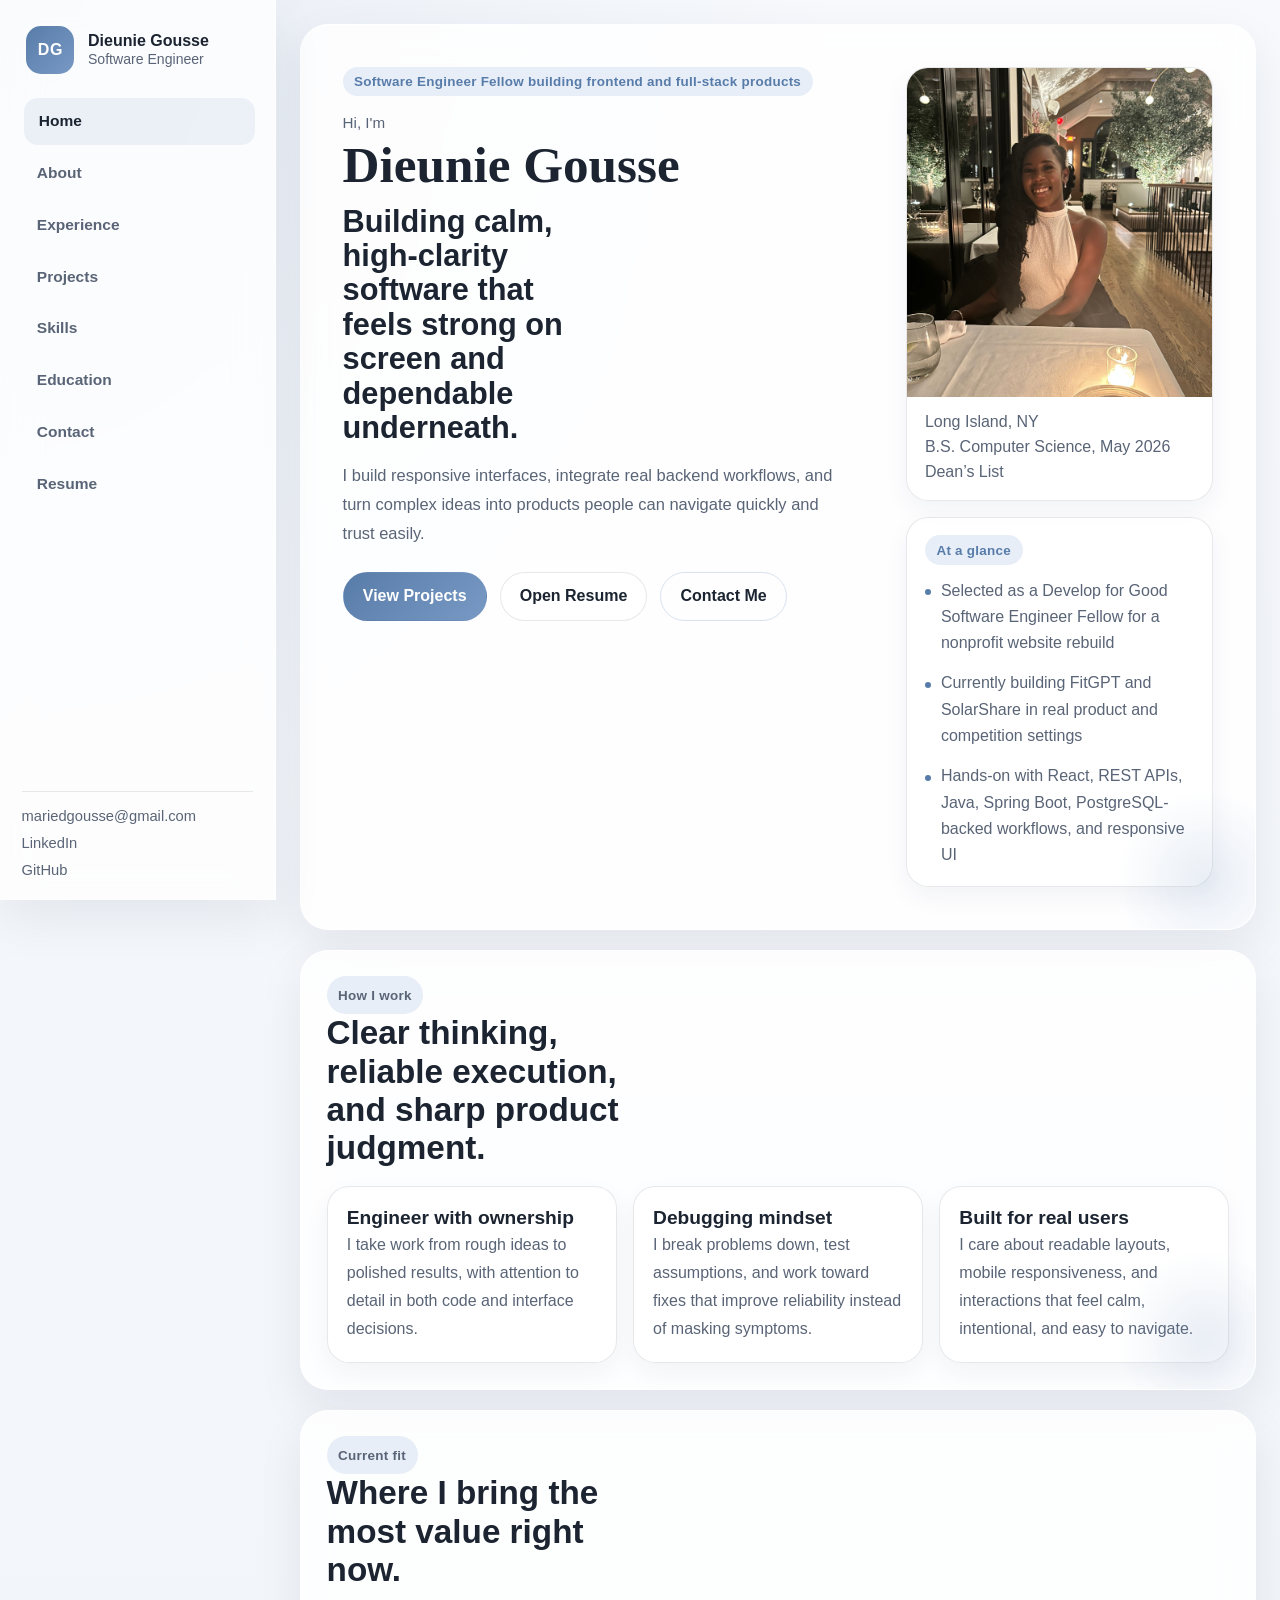
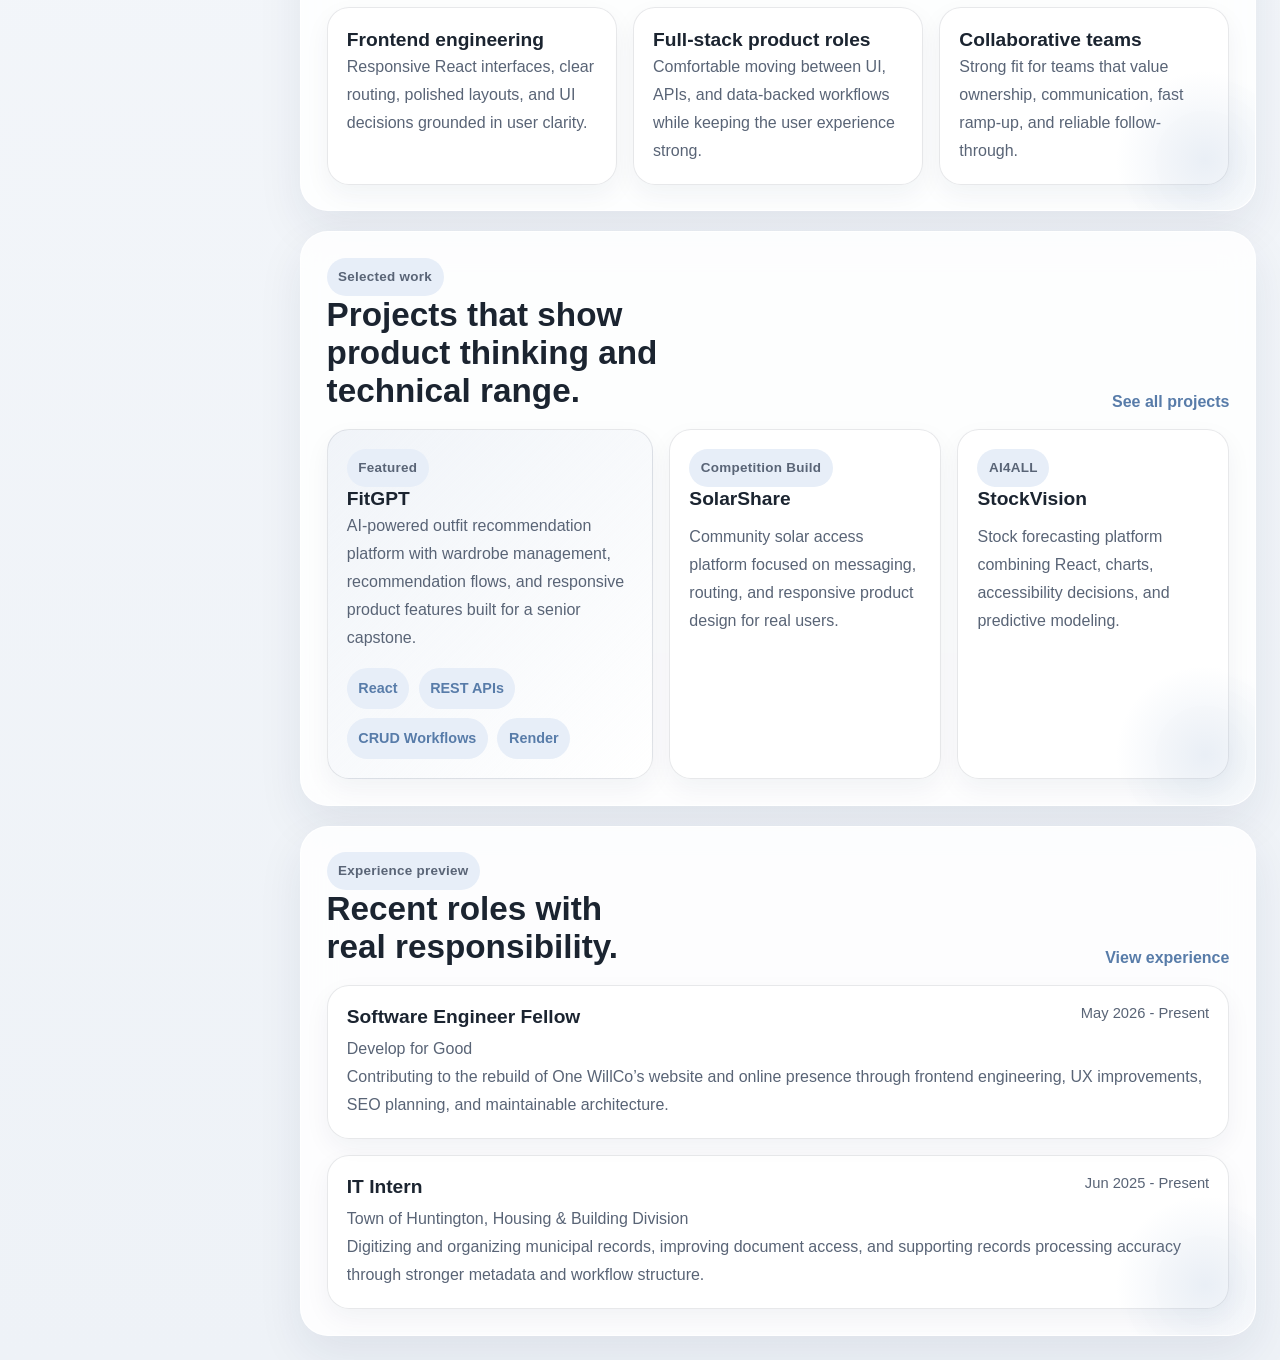
<file: index.html>
<!DOCTYPE html>
<html lang="en">
<head>
  <meta charset="UTF-8" />
  <meta name="viewport" content="width=device-width, initial-scale=1.0" />
  <title>Dieunie Gousse | Portfolio</title>
  <meta
    name="description"
    content="Portfolio of Dieunie Gousse, a software engineer building polished frontend and full-stack products."
  />
  <link rel="stylesheet" href="style.css" />
  <link rel="icon" href="assets/img/favicon.ico" type="image/x-icon" />
  <link rel="icon" href="assets/img/favicon-16x16.png" type="image/png" />
  <link rel="apple-touch-icon" href="assets/img/apple-touch-icon.png" />
</head>
<body data-page="home">
  <div class="intro-overlay" id="intro-overlay" aria-hidden="true">
    <div class="intro-overlay__card">
      <p class="intro-overlay__eyebrow">Dieunie Gousse</p>
      <h1>Software engineer focused on product clarity.</h1>
      <p>Frontend polish, full-stack momentum, and dependable execution across real team projects.</p>
    </div>
  </div>

  <div class="site-shell">
    <aside class="sidebar">
      <a class="sidebar__brand" href="index.html">
        <span class="sidebar__monogram">DG</span>
        <span>
          <strong>Dieunie Gousse</strong>
          <small>Software Engineer</small>
        </span>
      </a>

      <button class="nav-toggle" id="nav-toggle" type="button" aria-expanded="false" aria-controls="site-nav" aria-label="Toggle navigation">
        <span></span>
        <span></span>
        <span></span>
      </button>

      <nav class="site-nav" id="site-nav" aria-label="Primary">
        <a href="index.html" data-nav="home">Home</a>
        <a href="about.html" data-nav="about">About</a>
        <a href="experience.html" data-nav="experience">Experience</a>
        <a href="projects.html" data-nav="projects">Projects</a>
        <a href="skills.html" data-nav="skills">Skills</a>
        <a href="education.html" data-nav="education">Education</a>
        <a href="contact.html" data-nav="contact">Contact</a>
        <a href="resume.html" data-nav="resume">Resume</a>
      </nav>

      <div class="sidebar__footer">
        <a href="mailto:mariedgousse@gmail.com">mariedgousse@gmail.com</a>
        <a href="https://www.linkedin.com/in/dieunie-gousse-7a717422b" target="_blank" rel="noopener noreferrer">LinkedIn</a>
        <a href="https://github.com/DieunieG" target="_blank" rel="noopener noreferrer">GitHub</a>
      </div>
    </aside>

    <main class="page">
      <section class="hero">
        <div class="hero__copy reveal">
          <p class="eyebrow">Software Engineer Fellow building frontend and full-stack products</p>
          <p class="hero__intro">Hi, I&apos;m</p>
          <h1><span id="typed-name">Dieunie Gousse</span></h1>
          <h2>Building calm, high-clarity software that feels strong on screen and dependable underneath.</h2>
          <p class="hero__summary">
            I build responsive interfaces, integrate real backend workflows, and turn complex ideas into products people can navigate quickly and trust easily.
          </p>

          <div class="hero__actions">
            <a class="btn btn--primary" href="projects.html">View Projects</a>
            <a class="btn btn--secondary" href="resume.html">Open Resume</a>
            <a class="btn btn--ghost" href="contact.html">Contact Me</a>
          </div>
        </div>

        <div class="hero__aside reveal">
          <div class="portrait-card">
            <img src="assets/img/IMG_1524.jpg" alt="Portrait of Dieunie Gousse" class="portrait-card__image" />
            <div class="portrait-card__details">
              <p>Long Island, NY</p>
              <p>B.S. Computer Science, May 2026</p>
              <p>Dean&rsquo;s List</p>
            </div>
          </div>

          <div class="summary-card">
            <p class="section-label">At a glance</p>
            <ul class="summary-card__list">
              <li>Selected as a Develop for Good Software Engineer Fellow for a nonprofit website rebuild</li>
              <li>Currently building FitGPT and SolarShare in real product and competition settings</li>
              <li>Hands-on with React, REST APIs, Java, Spring Boot, PostgreSQL-backed workflows, and responsive UI</li>
            </ul>
          </div>
        </div>
      </section>

      <section class="panel reveal">
        <div class="section-heading">
          <div>
            <p class="section-label">How I work</p>
            <h2>Clear thinking, reliable execution, and sharp product judgment.</h2>
          </div>
        </div>
        <div class="grid grid--three">
          <article class="info-card">
            <h3>Engineer with ownership</h3>
            <p>I take work from rough ideas to polished results, with attention to detail in both code and interface decisions.</p>
          </article>
          <article class="info-card">
            <h3>Debugging mindset</h3>
            <p>I break problems down, test assumptions, and work toward fixes that improve reliability instead of masking symptoms.</p>
          </article>
          <article class="info-card">
            <h3>Built for real users</h3>
            <p>I care about readable layouts, mobile responsiveness, and interactions that feel calm, intentional, and easy to navigate.</p>
          </article>
        </div>
      </section>

      <section class="panel reveal">
        <div class="section-heading">
          <div>
            <p class="section-label">Current fit</p>
            <h2>Where I bring the most value right now.</h2>
          </div>
        </div>
        <div class="grid grid--three">
          <article class="fit-card">
            <h3>Frontend engineering</h3>
            <p>Responsive React interfaces, clear routing, polished layouts, and UI decisions grounded in user clarity.</p>
          </article>
          <article class="fit-card">
            <h3>Full-stack product roles</h3>
            <p>Comfortable moving between UI, APIs, and data-backed workflows while keeping the user experience strong.</p>
          </article>
          <article class="fit-card">
            <h3>Collaborative teams</h3>
            <p>Strong fit for teams that value ownership, communication, fast ramp-up, and reliable follow-through.</p>
          </article>
        </div>
      </section>

      <section class="panel reveal">
        <div class="section-heading">
          <div>
            <p class="section-label">Selected work</p>
            <h2>Projects that show product thinking and technical range.</h2>
          </div>
          <a class="text-link" href="projects.html">See all projects</a>
        </div>
        <div class="project-preview">
          <article class="project-preview__featured">
            <p class="project-tag">Featured</p>
            <h3>FitGPT</h3>
            <p>AI-powered outfit recommendation platform with wardrobe management, recommendation flows, and responsive product features built for a senior capstone.</p>
            <ul class="pill-list">
              <li>React</li>
              <li>REST APIs</li>
              <li>CRUD Workflows</li>
              <li>Render</li>
            </ul>
          </article>
          <article class="project-preview__card">
            <p class="project-tag">Competition Build</p>
            <h3>SolarShare</h3>
            <p>Community solar access platform focused on messaging, routing, and responsive product design for real users.</p>
          </article>
          <article class="project-preview__card">
            <p class="project-tag">AI4ALL</p>
            <h3>StockVision</h3>
            <p>Stock forecasting platform combining React, charts, accessibility decisions, and predictive modeling.</p>
          </article>
        </div>
      </section>

      <section class="panel reveal">
        <div class="section-heading">
          <div>
            <p class="section-label">Experience preview</p>
            <h2>Recent roles with real responsibility.</h2>
          </div>
          <a class="text-link" href="experience.html">View experience</a>
        </div>
        <div class="timeline">
          <article class="timeline__item">
            <div class="timeline__top">
              <div>
                <h3>Software Engineer Fellow</h3>
                <p>Develop for Good</p>
              </div>
              <span>May 2026 - Present</span>
            </div>
            <p>Contributing to the rebuild of One WillCo&rsquo;s website and online presence through frontend engineering, UX improvements, SEO planning, and maintainable architecture.</p>
          </article>
          <article class="timeline__item">
            <div class="timeline__top">
              <div>
                <h3>IT Intern</h3>
                <p>Town of Huntington, Housing &amp; Building Division</p>
              </div>
              <span>Jun 2025 - Present</span>
            </div>
            <p>Digitizing and organizing municipal records, improving document access, and supporting records processing accuracy through stronger metadata and workflow structure.</p>
          </article>
        </div>
      </section>
    </main>
  </div>

  <script src="script.js"></script>
</body>
</html>
</file>
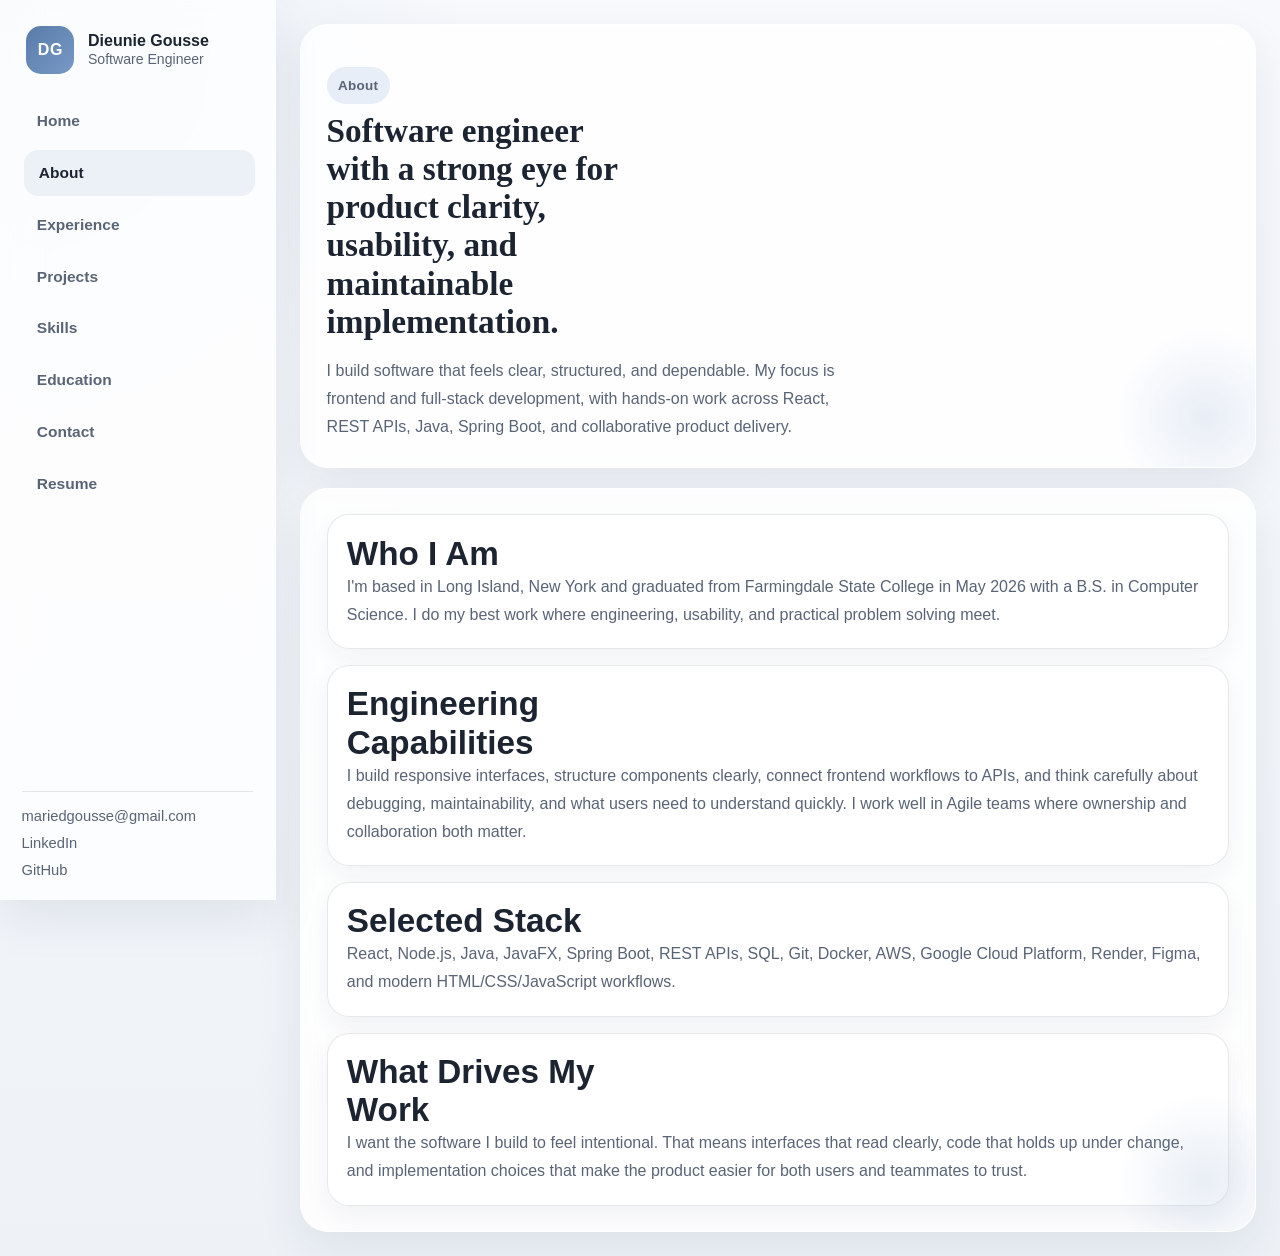
<file: about.html>
<!DOCTYPE html>
<html lang="en">
<head>
  <meta charset="UTF-8" />
  <meta name="viewport" content="width=device-width, initial-scale=1.0" />
  <title>About | Dieunie Gousse</title>
  <meta name="description" content="About Dieunie Gousse, a software engineer based in Long Island, NY." />
  <link rel="stylesheet" href="style.css" />
  <link rel="icon" href="assets/img/favicon.ico" type="image/x-icon" />
</head>
<body data-page="about">
  <div class="site-shell">
    <aside class="sidebar">
      <a class="sidebar__brand" href="index.html">
        <span class="sidebar__monogram">DG</span>
        <span>
          <strong>Dieunie Gousse</strong>
          <small>Software Engineer</small>
        </span>
      </a>
      <button class="nav-toggle" id="nav-toggle" type="button" aria-expanded="false" aria-controls="site-nav" aria-label="Toggle navigation">
        <span></span>
        <span></span>
        <span></span>
      </button>
      <nav class="site-nav" id="site-nav" aria-label="Primary">
        <a href="index.html" data-nav="home">Home</a>
        <a href="about.html" data-nav="about">About</a>
        <a href="experience.html" data-nav="experience">Experience</a>
        <a href="projects.html" data-nav="projects">Projects</a>
        <a href="skills.html" data-nav="skills">Skills</a>
        <a href="education.html" data-nav="education">Education</a>
        <a href="contact.html" data-nav="contact">Contact</a>
        <a href="resume.html" data-nav="resume">Resume</a>
      </nav>
      <div class="sidebar__footer">
        <a href="mailto:mariedgousse@gmail.com">mariedgousse@gmail.com</a>
        <a href="https://www.linkedin.com/in/dieunie-gousse-7a717422b" target="_blank" rel="noopener noreferrer">LinkedIn</a>
        <a href="https://github.com/DieunieG" target="_blank" rel="noopener noreferrer">GitHub</a>
      </div>
    </aside>

    <main class="page">
      <section class="page-hero reveal">
        <p class="section-label">About</p>
        <h1>Software engineer with a strong eye for product clarity, usability, and maintainable implementation.</h1>
        <p>
          I build software that feels clear, structured, and dependable. My focus is frontend and full-stack development, with hands-on work across React, REST APIs, Java, Spring Boot, and collaborative product delivery.
        </p>
      </section>

      <section class="panel reveal">
        <div class="content-stack">
          <article class="detail-block">
            <h2>Who I Am</h2>
            <p>
              I&apos;m based in Long Island, New York and graduated from Farmingdale State College in May 2026 with a B.S. in Computer Science. I do my best work where engineering, usability, and practical problem solving meet.
            </p>
          </article>
          <article class="detail-block">
            <h2>Engineering Capabilities</h2>
            <p>
              I build responsive interfaces, structure components clearly, connect frontend workflows to APIs, and think carefully about debugging, maintainability, and what users need to understand quickly. I work well in Agile teams where ownership and collaboration both matter.
            </p>
          </article>
          <article class="detail-block">
            <h2>Selected Stack</h2>
            <p>
              React, Node.js, Java, JavaFX, Spring Boot, REST APIs, SQL, Git, Docker, AWS, Google Cloud Platform, Render, Figma, and modern HTML/CSS/JavaScript workflows.
            </p>
          </article>
          <article class="detail-block">
            <h2>What Drives My Work</h2>
            <p>
              I want the software I build to feel intentional. That means interfaces that read clearly, code that holds up under change, and implementation choices that make the product easier for both users and teammates to trust.
            </p>
          </article>
        </div>
      </section>
    </main>
  </div>

  <script src="script.js"></script>
</body>
</html>
</file>
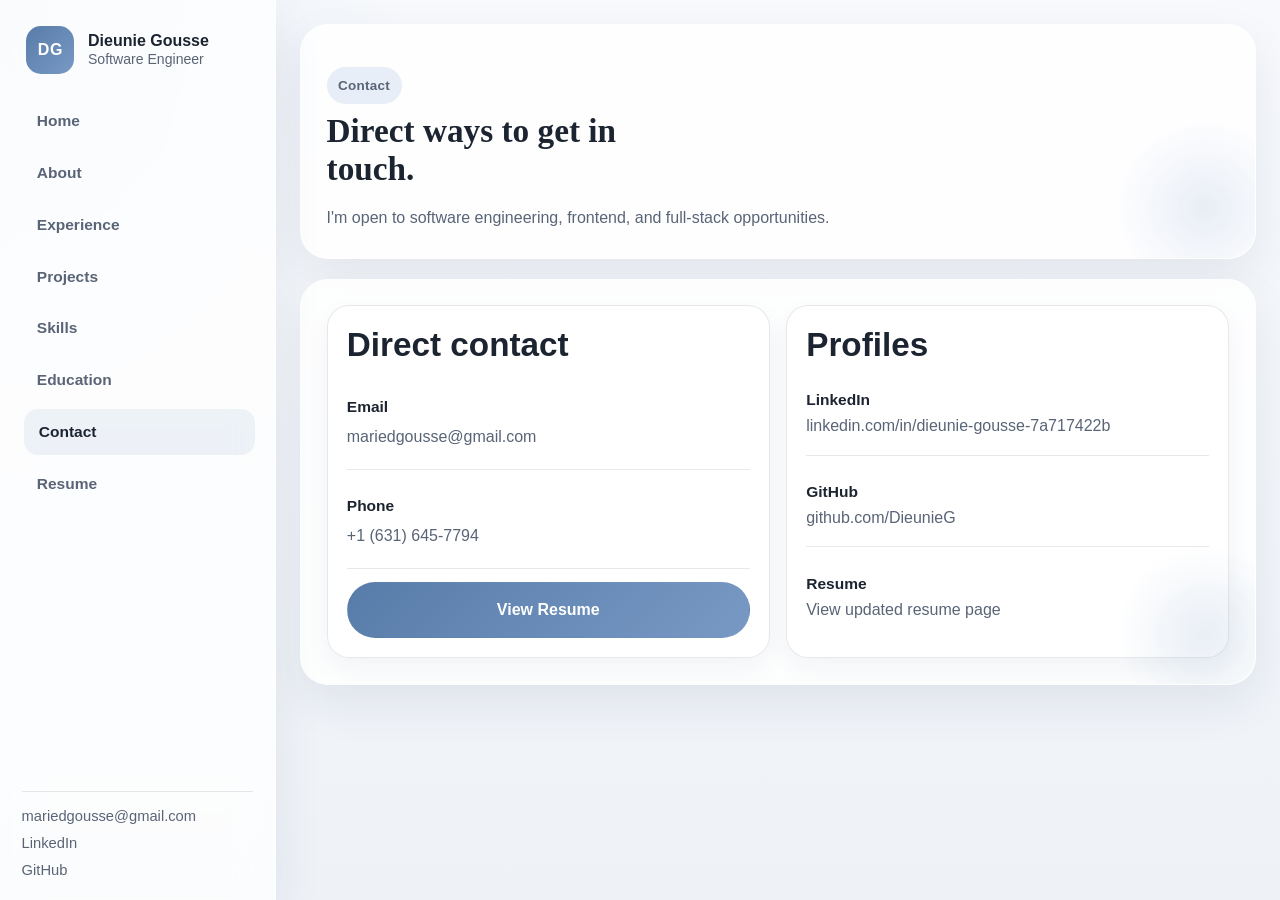
<file: contact.html>
<!DOCTYPE html>
<html lang="en">
<head>
  <meta charset="UTF-8" />
  <meta name="viewport" content="width=device-width, initial-scale=1.0" />
  <title>Contact | Dieunie Gousse</title>
  <meta name="description" content="Contact Dieunie Gousse for software engineering opportunities." />
  <link rel="stylesheet" href="style.css" />
  <link rel="icon" href="assets/img/favicon.ico" type="image/x-icon" />
</head>
<body data-page="contact">
  <div class="site-shell">
    <aside class="sidebar">
      <a class="sidebar__brand" href="index.html">
        <span class="sidebar__monogram">DG</span>
        <span>
          <strong>Dieunie Gousse</strong>
          <small>Software Engineer</small>
        </span>
      </a>
      <button class="nav-toggle" id="nav-toggle" type="button" aria-expanded="false" aria-controls="site-nav" aria-label="Toggle navigation">
        <span></span>
        <span></span>
        <span></span>
      </button>
      <nav class="site-nav" id="site-nav" aria-label="Primary">
        <a href="index.html" data-nav="home">Home</a>
        <a href="about.html" data-nav="about">About</a>
        <a href="experience.html" data-nav="experience">Experience</a>
        <a href="projects.html" data-nav="projects">Projects</a>
        <a href="skills.html" data-nav="skills">Skills</a>
        <a href="education.html" data-nav="education">Education</a>
        <a href="contact.html" data-nav="contact">Contact</a>
        <a href="resume.html" data-nav="resume">Resume</a>
      </nav>
      <div class="sidebar__footer">
        <a href="mailto:mariedgousse@gmail.com">mariedgousse@gmail.com</a>
        <a href="https://www.linkedin.com/in/dieunie-gousse-7a717422b" target="_blank" rel="noopener noreferrer">LinkedIn</a>
        <a href="https://github.com/DieunieG" target="_blank" rel="noopener noreferrer">GitHub</a>
      </div>
    </aside>

    <main class="page">
      <section class="page-hero reveal">
        <p class="section-label">Contact</p>
        <h1>Direct ways to get in touch.</h1>
        <p>I&apos;m open to software engineering, frontend, and full-stack opportunities.</p>
      </section>

      <section class="panel reveal">
        <div class="contact-layout">
          <article class="contact-column">
            <h2>Direct contact</h2>
            <a class="contact-item" href="mailto:mariedgousse@gmail.com">
              <strong>Email</strong>
              <span>mariedgousse@gmail.com</span>
            </a>
            <a class="contact-item" href="tel:+16316457794">
              <strong>Phone</strong>
              <span>+1 (631) 645-7794</span>
            </a>
            <a class="btn btn--primary" href="resume.html">View Resume</a>
          </article>

          <article class="contact-column">
            <h2>Profiles</h2>
            <a class="contact-item" href="https://www.linkedin.com/in/dieunie-gousse-7a717422b" target="_blank" rel="noopener noreferrer">
              <strong>LinkedIn</strong>
              <span>linkedin.com/in/dieunie-gousse-7a717422b</span>
            </a>
            <a class="contact-item" href="https://github.com/DieunieG" target="_blank" rel="noopener noreferrer">
              <strong>GitHub</strong>
              <span>github.com/DieunieG</span>
            </a>
            <a class="contact-item" href="resume.html">
              <strong>Resume</strong>
              <span>View updated resume page</span>
            </a>
          </article>
        </div>
      </section>
    </main>
  </div>

  <script src="script.js"></script>
</body>
</html>
</file>
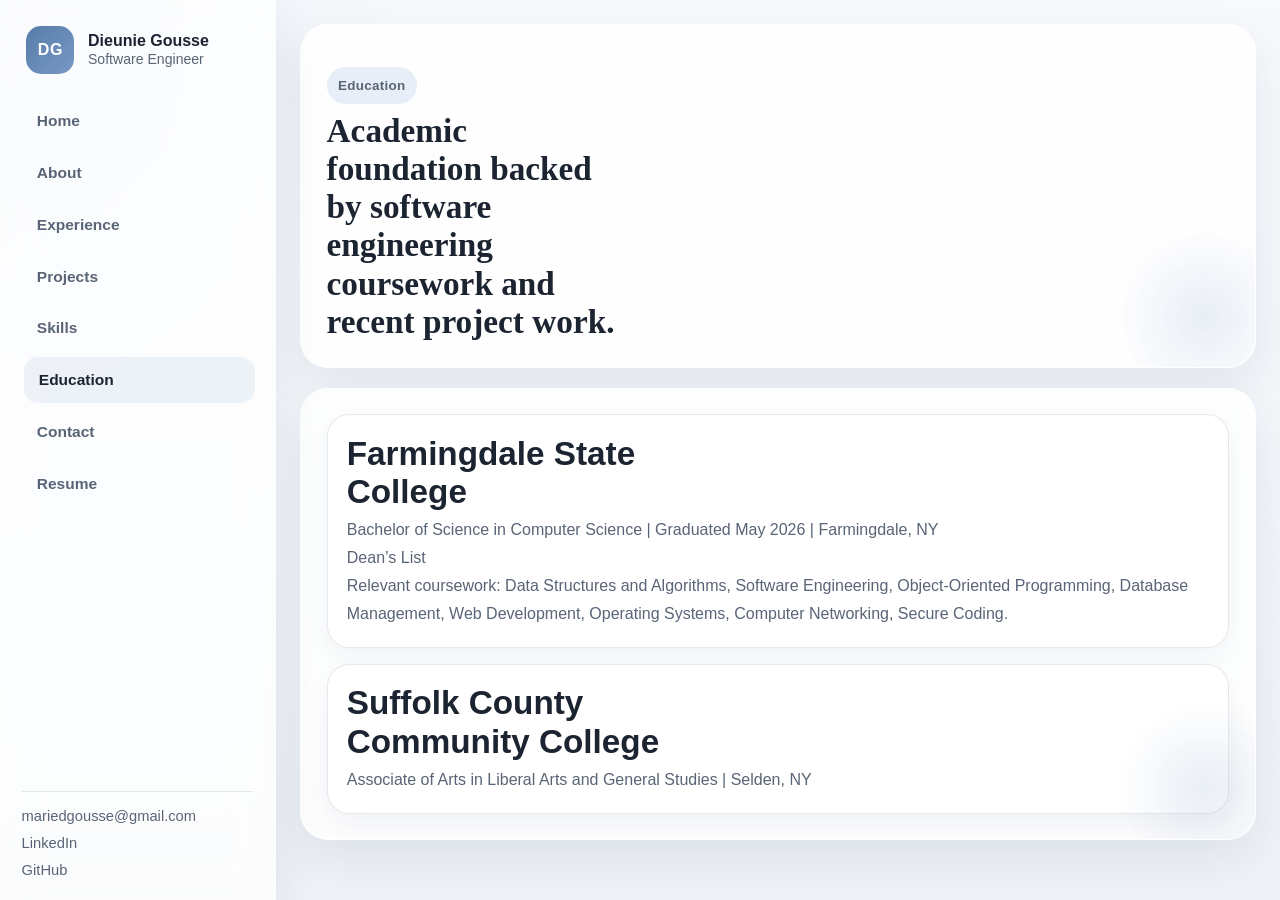
<file: education.html>
<!DOCTYPE html>
<html lang="en">
<head>
  <meta charset="UTF-8" />
  <meta name="viewport" content="width=device-width, initial-scale=1.0" />
  <title>Education | Dieunie Gousse</title>
  <meta name="description" content="Education and academic background of Dieunie Gousse." />
  <link rel="stylesheet" href="style.css" />
  <link rel="icon" href="assets/img/favicon.ico" type="image/x-icon" />
</head>
<body data-page="education">
  <div class="site-shell">
    <aside class="sidebar">
      <a class="sidebar__brand" href="index.html">
        <span class="sidebar__monogram">DG</span>
        <span>
          <strong>Dieunie Gousse</strong>
          <small>Software Engineer</small>
        </span>
      </a>
      <button class="nav-toggle" id="nav-toggle" type="button" aria-expanded="false" aria-controls="site-nav" aria-label="Toggle navigation">
        <span></span>
        <span></span>
        <span></span>
      </button>
      <nav class="site-nav" id="site-nav" aria-label="Primary">
        <a href="index.html" data-nav="home">Home</a>
        <a href="about.html" data-nav="about">About</a>
        <a href="experience.html" data-nav="experience">Experience</a>
        <a href="projects.html" data-nav="projects">Projects</a>
        <a href="skills.html" data-nav="skills">Skills</a>
        <a href="education.html" data-nav="education">Education</a>
        <a href="contact.html" data-nav="contact">Contact</a>
        <a href="resume.html" data-nav="resume">Resume</a>
      </nav>
      <div class="sidebar__footer">
        <a href="mailto:mariedgousse@gmail.com">mariedgousse@gmail.com</a>
        <a href="https://www.linkedin.com/in/dieunie-gousse-7a717422b" target="_blank" rel="noopener noreferrer">LinkedIn</a>
        <a href="https://github.com/DieunieG" target="_blank" rel="noopener noreferrer">GitHub</a>
      </div>
    </aside>

    <main class="page">
      <section class="page-hero reveal">
        <p class="section-label">Education</p>
        <h1>Academic foundation backed by software engineering coursework and recent project work.</h1>
      </section>

      <section class="panel reveal">
        <div class="education-list">
          <article class="education-card">
            <h2>Farmingdale State College</h2>
            <p class="education-card__meta">Bachelor of Science in Computer Science | Graduated May 2026 | Farmingdale, NY</p>
            <p>Dean&rsquo;s List</p>
            <p>Relevant coursework: Data Structures and Algorithms, Software Engineering, Object-Oriented Programming, Database Management, Web Development, Operating Systems, Computer Networking, Secure Coding.</p>
          </article>
          <article class="education-card">
            <h2>Suffolk County Community College</h2>
            <p class="education-card__meta">Associate of Arts in Liberal Arts and General Studies | Selden, NY</p>
          </article>
        </div>
      </section>
    </main>
  </div>

  <script src="script.js"></script>
</body>
</html>
</file>
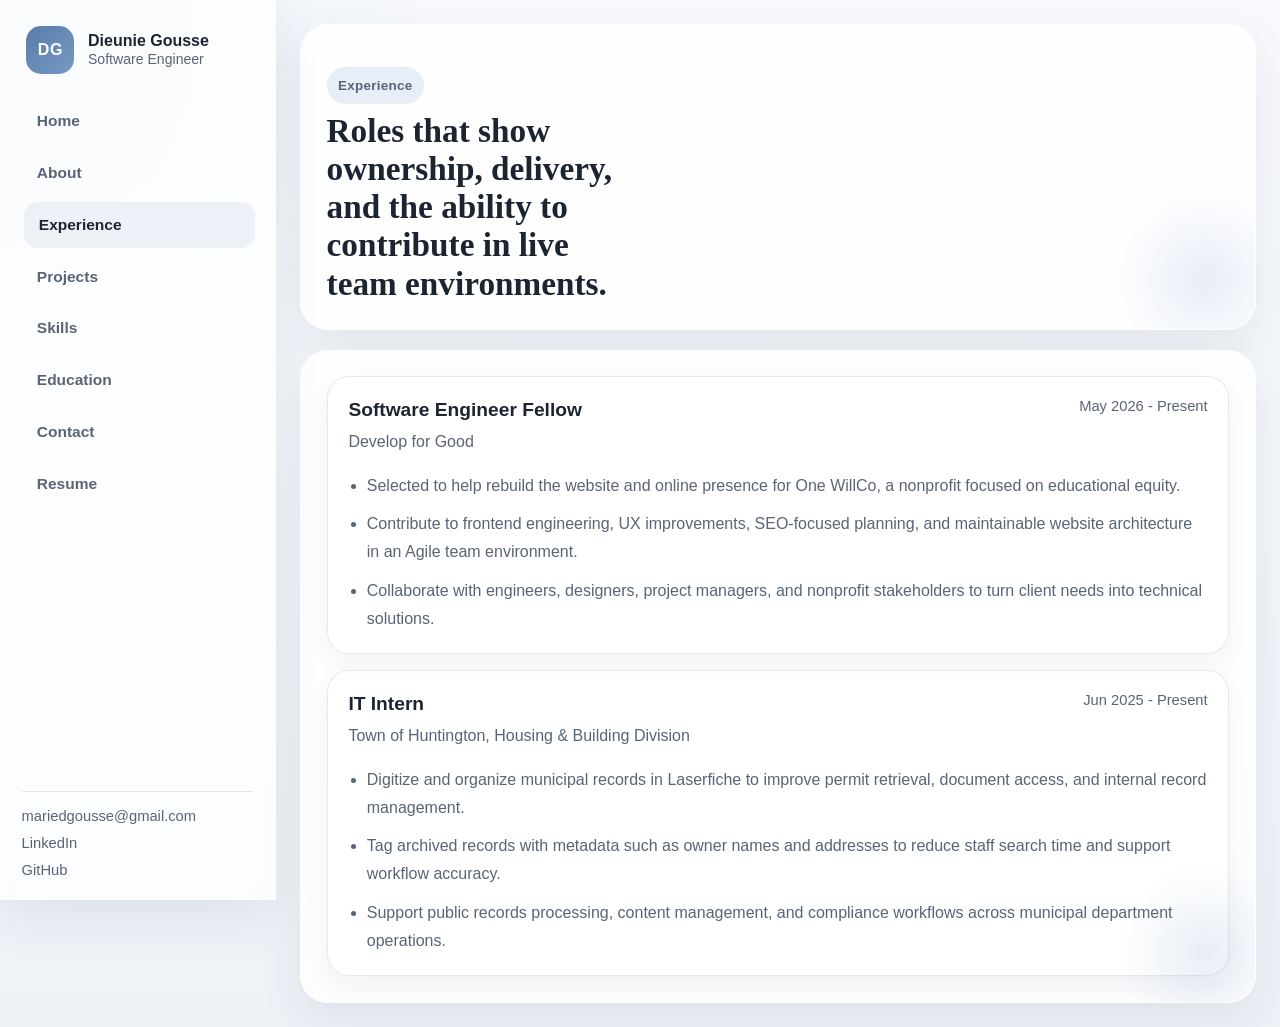
<file: experience.html>
<!DOCTYPE html>
<html lang="en">
<head>
  <meta charset="UTF-8" />
  <meta name="viewport" content="width=device-width, initial-scale=1.0" />
  <title>Experience | Dieunie Gousse</title>
  <meta name="description" content="Professional experience and leadership work by Dieunie Gousse." />
  <link rel="stylesheet" href="style.css" />
  <link rel="icon" href="assets/img/favicon.ico" type="image/x-icon" />
</head>
<body data-page="experience">
  <div class="site-shell">
    <aside class="sidebar">
      <a class="sidebar__brand" href="index.html">
        <span class="sidebar__monogram">DG</span>
        <span>
          <strong>Dieunie Gousse</strong>
          <small>Software Engineer</small>
        </span>
      </a>
      <button class="nav-toggle" id="nav-toggle" type="button" aria-expanded="false" aria-controls="site-nav" aria-label="Toggle navigation">
        <span></span>
        <span></span>
        <span></span>
      </button>
      <nav class="site-nav" id="site-nav" aria-label="Primary">
        <a href="index.html" data-nav="home">Home</a>
        <a href="about.html" data-nav="about">About</a>
        <a href="experience.html" data-nav="experience">Experience</a>
        <a href="projects.html" data-nav="projects">Projects</a>
        <a href="skills.html" data-nav="skills">Skills</a>
        <a href="education.html" data-nav="education">Education</a>
        <a href="contact.html" data-nav="contact">Contact</a>
        <a href="resume.html" data-nav="resume">Resume</a>
      </nav>
      <div class="sidebar__footer">
        <a href="mailto:mariedgousse@gmail.com">mariedgousse@gmail.com</a>
        <a href="https://www.linkedin.com/in/dieunie-gousse-7a717422b" target="_blank" rel="noopener noreferrer">LinkedIn</a>
        <a href="https://github.com/DieunieG" target="_blank" rel="noopener noreferrer">GitHub</a>
      </div>
    </aside>

    <main class="page">
      <section class="page-hero reveal">
        <p class="section-label">Experience</p>
        <h1>Roles that show ownership, delivery, and the ability to contribute in live team environments.</h1>
      </section>

      <section class="panel reveal">
        <div class="experience-list">
          <article class="experience-card">
            <div class="experience-card__header">
              <div>
                <h2>Software Engineer Fellow</h2>
                <p>Develop for Good</p>
              </div>
              <span>May 2026 - Present</span>
            </div>
            <ul>
              <li>Selected to help rebuild the website and online presence for One WillCo, a nonprofit focused on educational equity.</li>
              <li>Contribute to frontend engineering, UX improvements, SEO-focused planning, and maintainable website architecture in an Agile team environment.</li>
              <li>Collaborate with engineers, designers, project managers, and nonprofit stakeholders to turn client needs into technical solutions.</li>
            </ul>
          </article>

          <article class="experience-card">
            <div class="experience-card__header">
              <div>
                <h2>IT Intern</h2>
                <p>Town of Huntington, Housing &amp; Building Division</p>
              </div>
              <span>Jun 2025 - Present</span>
            </div>
            <ul>
              <li>Digitize and organize municipal records in Laserfiche to improve permit retrieval, document access, and internal record management.</li>
              <li>Tag archived records with metadata such as owner names and addresses to reduce staff search time and support workflow accuracy.</li>
              <li>Support public records processing, content management, and compliance workflows across municipal department operations.</li>
            </ul>
          </article>
        </div>
      </section>
    </main>
  </div>

  <script src="script.js"></script>
</body>
</html>
</file>
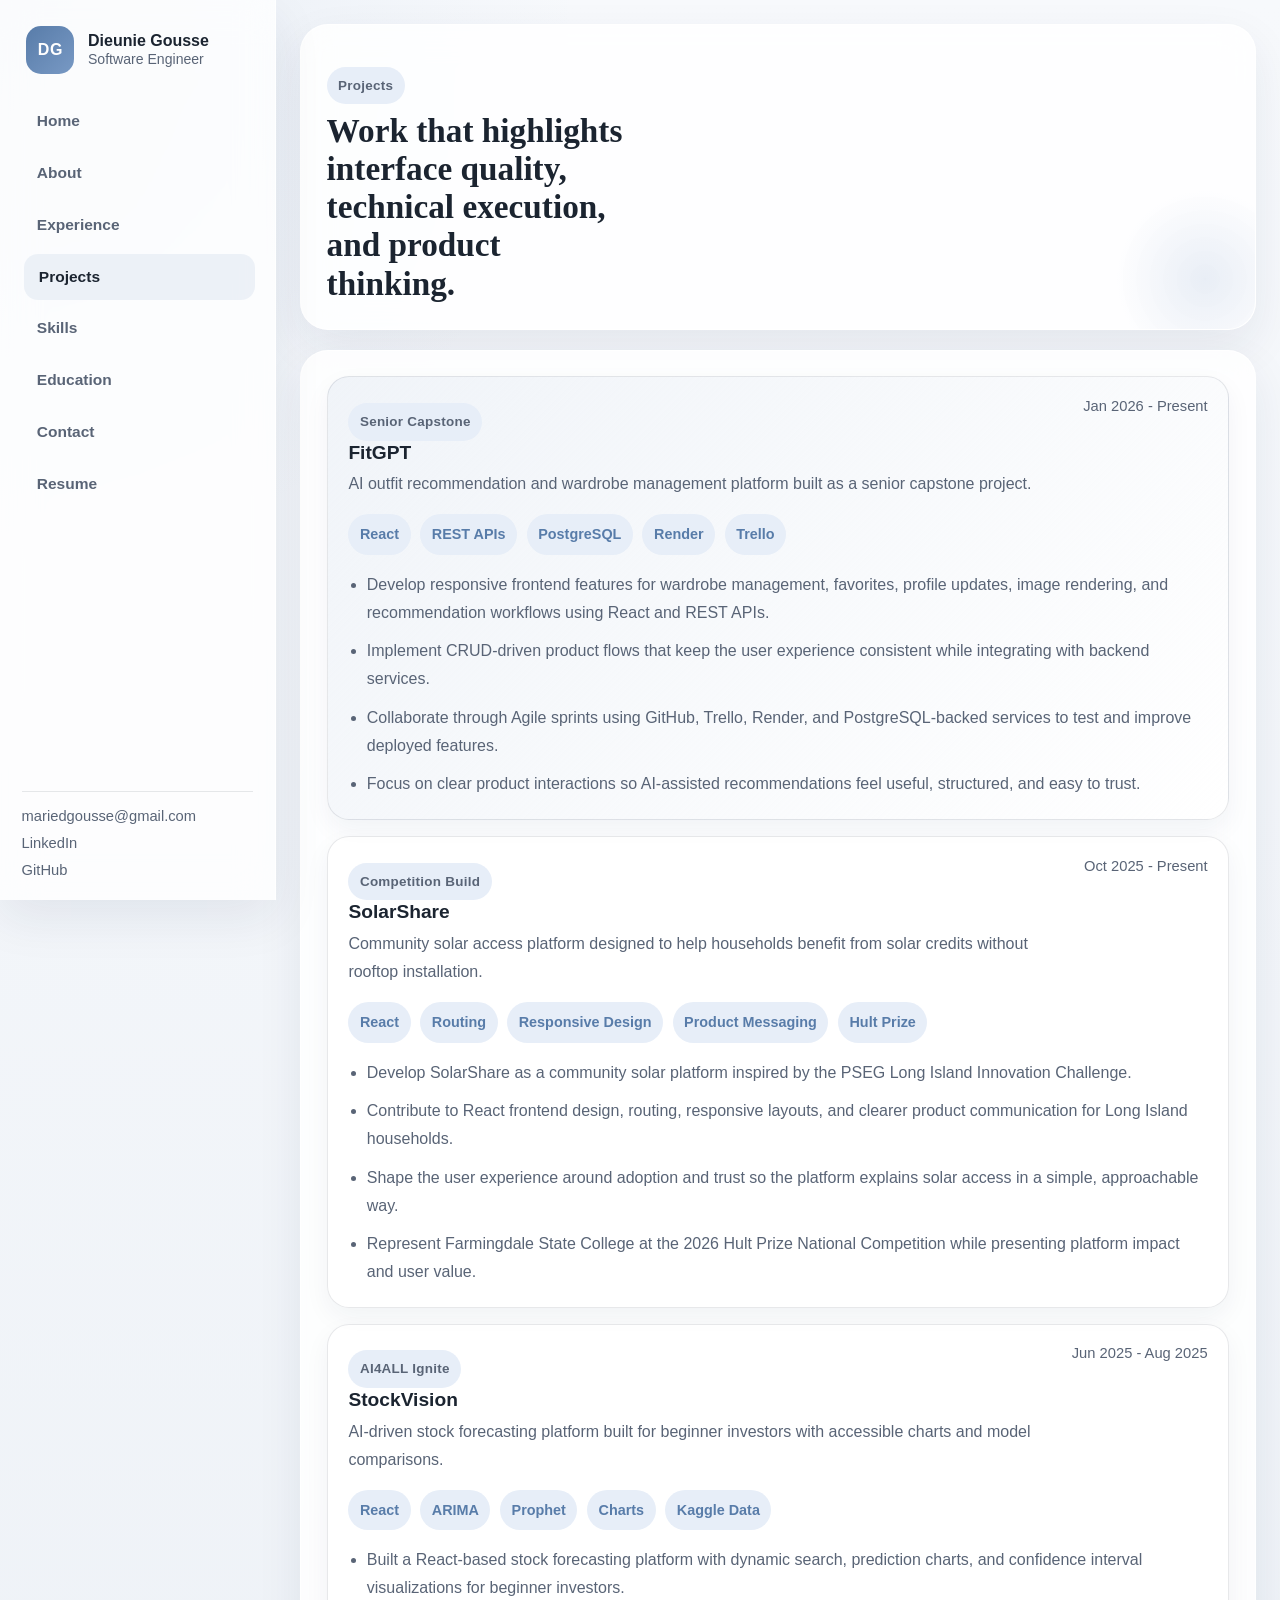
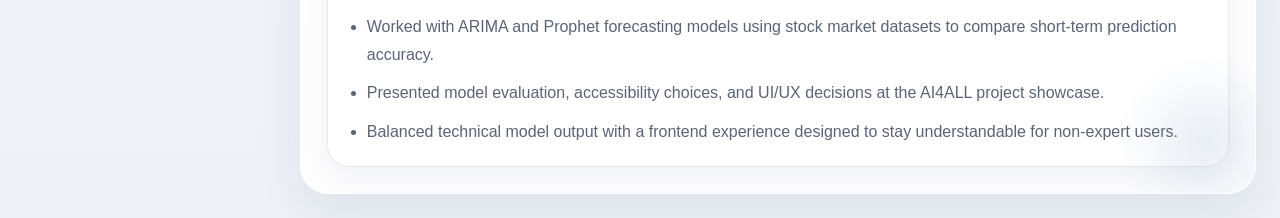
<file: projects.html>
<!DOCTYPE html>
<html lang="en">
<head>
  <meta charset="UTF-8" />
  <meta name="viewport" content="width=device-width, initial-scale=1.0" />
  <title>Projects | Dieunie Gousse</title>
  <meta name="description" content="Selected software projects by Dieunie Gousse." />
  <link rel="stylesheet" href="style.css" />
  <link rel="icon" href="assets/img/favicon.ico" type="image/x-icon" />
</head>
<body data-page="projects">
  <div class="site-shell">
    <aside class="sidebar">
      <a class="sidebar__brand" href="index.html">
        <span class="sidebar__monogram">DG</span>
        <span>
          <strong>Dieunie Gousse</strong>
          <small>Software Engineer</small>
        </span>
      </a>
      <button class="nav-toggle" id="nav-toggle" type="button" aria-expanded="false" aria-controls="site-nav" aria-label="Toggle navigation">
        <span></span>
        <span></span>
        <span></span>
      </button>
      <nav class="site-nav" id="site-nav" aria-label="Primary">
        <a href="index.html" data-nav="home">Home</a>
        <a href="about.html" data-nav="about">About</a>
        <a href="experience.html" data-nav="experience">Experience</a>
        <a href="projects.html" data-nav="projects">Projects</a>
        <a href="skills.html" data-nav="skills">Skills</a>
        <a href="education.html" data-nav="education">Education</a>
        <a href="contact.html" data-nav="contact">Contact</a>
        <a href="resume.html" data-nav="resume">Resume</a>
      </nav>
      <div class="sidebar__footer">
        <a href="mailto:mariedgousse@gmail.com">mariedgousse@gmail.com</a>
        <a href="https://www.linkedin.com/in/dieunie-gousse-7a717422b" target="_blank" rel="noopener noreferrer">LinkedIn</a>
        <a href="https://github.com/DieunieG" target="_blank" rel="noopener noreferrer">GitHub</a>
      </div>
    </aside>

    <main class="page">
      <section class="page-hero reveal">
        <p class="section-label">Projects</p>
        <h1>Work that highlights interface quality, technical execution, and product thinking.</h1>
      </section>

      <section class="panel reveal">
        <div class="projects-list">
          <article class="project-detail project-detail--featured">
            <div class="project-detail__top">
              <div>
                <p class="project-tag">Senior Capstone</p>
                <h2>FitGPT</h2>
                <p>AI outfit recommendation and wardrobe management platform built as a senior capstone project.</p>
              </div>
              <span>Jan 2026 - Present</span>
            </div>
            <ul class="pill-list">
              <li>React</li>
              <li>REST APIs</li>
              <li>PostgreSQL</li>
              <li>Render</li>
              <li>Trello</li>
            </ul>
            <ul class="project-bullets">
              <li>Develop responsive frontend features for wardrobe management, favorites, profile updates, image rendering, and recommendation workflows using React and REST APIs.</li>
              <li>Implement CRUD-driven product flows that keep the user experience consistent while integrating with backend services.</li>
              <li>Collaborate through Agile sprints using GitHub, Trello, Render, and PostgreSQL-backed services to test and improve deployed features.</li>
              <li>Focus on clear product interactions so AI-assisted recommendations feel useful, structured, and easy to trust.</li>
            </ul>
          </article>

          <article class="project-detail">
            <div class="project-detail__top">
              <div>
                <p class="project-tag">Competition Build</p>
                <h2>SolarShare</h2>
                <p>Community solar access platform designed to help households benefit from solar credits without rooftop installation.</p>
              </div>
              <span>Oct 2025 - Present</span>
            </div>
            <ul class="pill-list">
              <li>React</li>
              <li>Routing</li>
              <li>Responsive Design</li>
              <li>Product Messaging</li>
              <li>Hult Prize</li>
            </ul>
            <ul class="project-bullets">
              <li>Develop SolarShare as a community solar platform inspired by the PSEG Long Island Innovation Challenge.</li>
              <li>Contribute to React frontend design, routing, responsive layouts, and clearer product communication for Long Island households.</li>
              <li>Shape the user experience around adoption and trust so the platform explains solar access in a simple, approachable way.</li>
              <li>Represent Farmingdale State College at the 2026 Hult Prize National Competition while presenting platform impact and user value.</li>
            </ul>
          </article>

          <article class="project-detail">
            <div class="project-detail__top">
              <div>
                <p class="project-tag">AI4ALL Ignite</p>
                <h2>StockVision</h2>
                <p>AI-driven stock forecasting platform built for beginner investors with accessible charts and model comparisons.</p>
              </div>
              <span>Jun 2025 - Aug 2025</span>
            </div>
            <ul class="pill-list">
              <li>React</li>
              <li>ARIMA</li>
              <li>Prophet</li>
              <li>Charts</li>
              <li>Kaggle Data</li>
            </ul>
            <ul class="project-bullets">
              <li>Built a React-based stock forecasting platform with dynamic search, prediction charts, and confidence interval visualizations for beginner investors.</li>
              <li>Worked with ARIMA and Prophet forecasting models using stock market datasets to compare short-term prediction accuracy.</li>
              <li>Presented model evaluation, accessibility choices, and UI/UX decisions at the AI4ALL project showcase.</li>
              <li>Balanced technical model output with a frontend experience designed to stay understandable for non-expert users.</li>
            </ul>
          </article>
        </div>
      </section>
    </main>
  </div>

  <script src="script.js"></script>
</body>
</html>
</file>
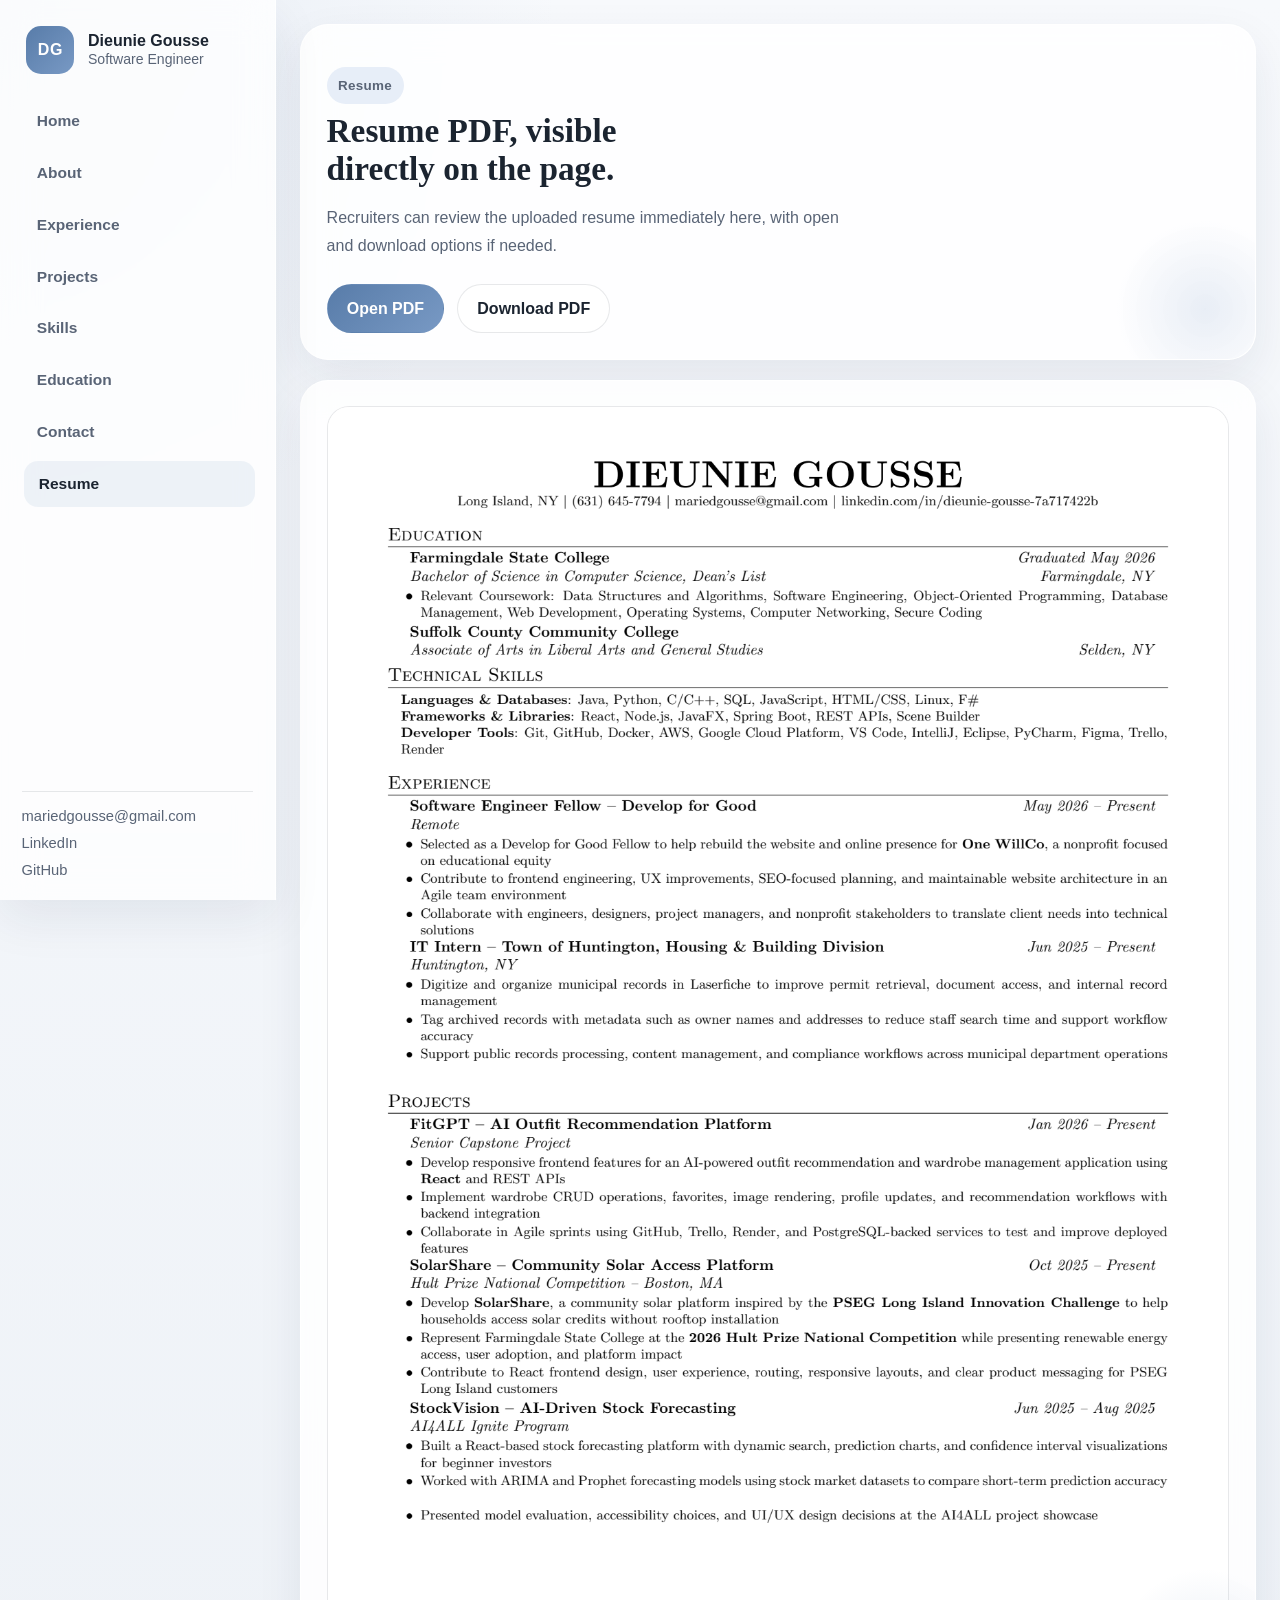
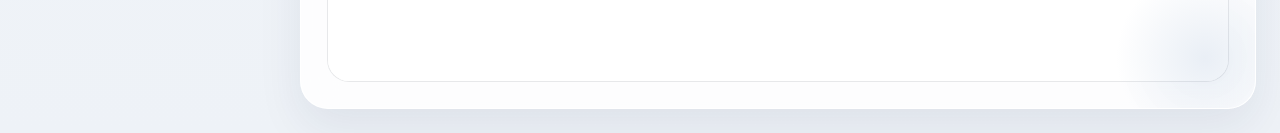
<file: resume.html>
<!DOCTYPE html>
<html lang="en">
<head>
  <meta charset="UTF-8" />
  <meta name="viewport" content="width=device-width, initial-scale=1.0" />
  <title>Resume | Dieunie Gousse</title>
  <meta name="description" content="Resume of Dieunie Gousse." />
  <link rel="stylesheet" href="style.css" />
  <link rel="icon" href="assets/img/favicon.ico" type="image/x-icon" />
</head>
<body data-page="resume">
  <div class="site-shell">
    <aside class="sidebar">
      <a class="sidebar__brand" href="index.html">
        <span class="sidebar__monogram">DG</span>
        <span>
          <strong>Dieunie Gousse</strong>
          <small>Software Engineer</small>
        </span>
      </a>
      <button class="nav-toggle" id="nav-toggle" type="button" aria-expanded="false" aria-controls="site-nav" aria-label="Toggle navigation">
        <span></span>
        <span></span>
        <span></span>
      </button>
      <nav class="site-nav" id="site-nav" aria-label="Primary">
        <a href="index.html" data-nav="home">Home</a>
        <a href="about.html" data-nav="about">About</a>
        <a href="experience.html" data-nav="experience">Experience</a>
        <a href="projects.html" data-nav="projects">Projects</a>
        <a href="skills.html" data-nav="skills">Skills</a>
        <a href="education.html" data-nav="education">Education</a>
        <a href="contact.html" data-nav="contact">Contact</a>
        <a href="resume.html" data-nav="resume">Resume</a>
      </nav>
      <div class="sidebar__footer">
        <a href="mailto:mariedgousse@gmail.com">mariedgousse@gmail.com</a>
        <a href="https://www.linkedin.com/in/dieunie-gousse-7a717422b" target="_blank" rel="noopener noreferrer">LinkedIn</a>
        <a href="https://github.com/DieunieG" target="_blank" rel="noopener noreferrer">GitHub</a>
      </div>
    </aside>

    <main class="page">
      <section class="page-hero reveal">
        <p class="section-label">Resume</p>
        <h1>Resume PDF, visible directly on the page.</h1>
        <p>Recruiters can review the uploaded resume immediately here, with open and download options if needed.</p>
        <div class="hero__actions">
          <a class="btn btn--primary" href="assets/resume/Dieunie_Gousse_Resume.pdf" target="_blank" rel="noopener noreferrer">Open PDF</a>
          <a class="btn btn--secondary" href="assets/resume/Dieunie_Gousse_Resume.pdf" data-download-resume>Download PDF</a>
        </div>
      </section>

      <section class="panel reveal">
        <div class="resume-embed">
          <img
            src="assets/resume/rendered/resume-page-1.png"
            alt="Rendered preview of Dieunie Gousse resume"
            class="resume-embed__image"
          />
        </div>
      </section>
    </main>
  </div>

  <script src="script.js"></script>
</body>
</html>
</file>
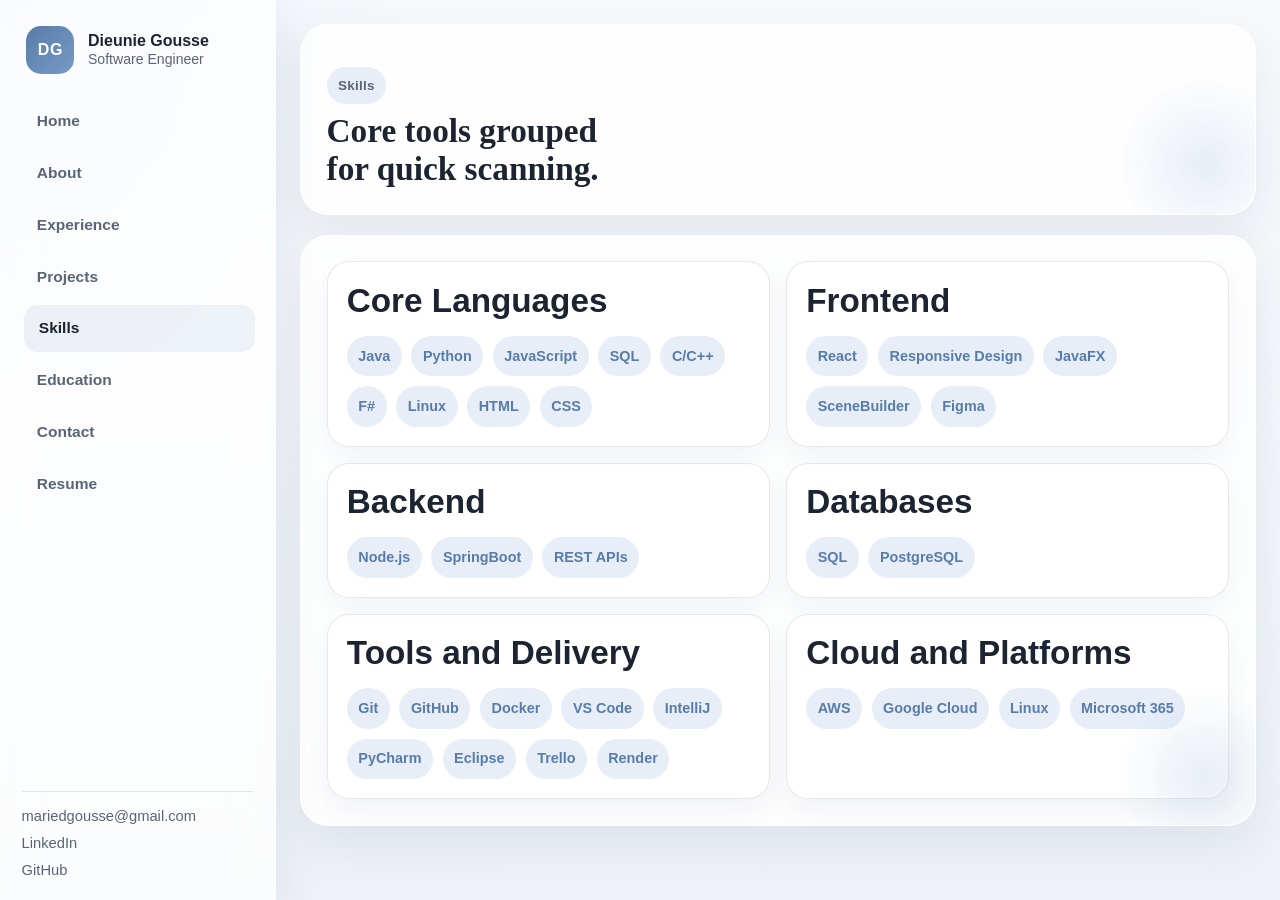
<file: skills.html>
<!DOCTYPE html>
<html lang="en">
<head>
  <meta charset="UTF-8" />
  <meta name="viewport" content="width=device-width, initial-scale=1.0" />
  <title>Skills | Dieunie Gousse</title>
  <meta name="description" content="Technical skills and tools used by Dieunie Gousse." />
  <link rel="stylesheet" href="style.css" />
  <link rel="icon" href="assets/img/favicon.ico" type="image/x-icon" />
</head>
<body data-page="skills">
  <div class="site-shell">
    <aside class="sidebar">
      <a class="sidebar__brand" href="index.html">
        <span class="sidebar__monogram">DG</span>
        <span>
          <strong>Dieunie Gousse</strong>
          <small>Software Engineer</small>
        </span>
      </a>
      <button class="nav-toggle" id="nav-toggle" type="button" aria-expanded="false" aria-controls="site-nav" aria-label="Toggle navigation">
        <span></span>
        <span></span>
        <span></span>
      </button>
      <nav class="site-nav" id="site-nav" aria-label="Primary">
        <a href="index.html" data-nav="home">Home</a>
        <a href="about.html" data-nav="about">About</a>
        <a href="experience.html" data-nav="experience">Experience</a>
        <a href="projects.html" data-nav="projects">Projects</a>
        <a href="skills.html" data-nav="skills">Skills</a>
        <a href="education.html" data-nav="education">Education</a>
        <a href="contact.html" data-nav="contact">Contact</a>
        <a href="resume.html" data-nav="resume">Resume</a>
      </nav>
      <div class="sidebar__footer">
        <a href="mailto:mariedgousse@gmail.com">mariedgousse@gmail.com</a>
        <a href="https://www.linkedin.com/in/dieunie-gousse-7a717422b" target="_blank" rel="noopener noreferrer">LinkedIn</a>
        <a href="https://github.com/DieunieG" target="_blank" rel="noopener noreferrer">GitHub</a>
      </div>
    </aside>

    <main class="page">
      <section class="page-hero reveal">
        <p class="section-label">Skills</p>
        <h1>Core tools grouped for quick scanning.</h1>
      </section>

      <section class="panel reveal">
        <div class="skills-groups">
          <article class="skill-group">
            <h2>Core Languages</h2>
            <ul class="pill-list">
              <li>Java</li>
              <li>Python</li>
              <li>JavaScript</li>
              <li>SQL</li>
              <li>C/C++</li>
              <li>F#</li>
              <li>Linux</li>
              <li>HTML</li>
              <li>CSS</li>
            </ul>
          </article>
          <article class="skill-group">
            <h2>Frontend</h2>
            <ul class="pill-list">
              <li>React</li>
              <li>Responsive Design</li>
              <li>JavaFX</li>
              <li>SceneBuilder</li>
              <li>Figma</li>
            </ul>
          </article>
          <article class="skill-group">
            <h2>Backend</h2>
            <ul class="pill-list">
              <li>Node.js</li>
              <li>SpringBoot</li>
              <li>REST APIs</li>
            </ul>
          </article>
          <article class="skill-group">
            <h2>Databases</h2>
            <ul class="pill-list">
              <li>SQL</li>
              <li>PostgreSQL</li>
            </ul>
          </article>
          <article class="skill-group">
            <h2>Tools and Delivery</h2>
            <ul class="pill-list">
              <li>Git</li>
              <li>GitHub</li>
              <li>Docker</li>
              <li>VS Code</li>
              <li>IntelliJ</li>
              <li>PyCharm</li>
              <li>Eclipse</li>
              <li>Trello</li>
              <li>Render</li>
            </ul>
          </article>
          <article class="skill-group">
            <h2>Cloud and Platforms</h2>
            <ul class="pill-list">
              <li>AWS</li>
              <li>Google Cloud</li>
              <li>Linux</li>
              <li>Microsoft 365</li>
            </ul>
          </article>
        </div>
      </section>
    </main>
  </div>

  <script src="script.js"></script>
</body>
</html>
</file>
<file: style.css>
:root {
  --bg: #f4f6f9;
  --bg-soft: #eef2f7;
  --surface: rgba(255, 255, 255, 0.84);
  --surface-strong: #ffffff;
  --text: #1b2430;
  --muted: #596476;
  --line: rgba(27, 36, 48, 0.1);
  --accent: #7899c4;
  --accent-strong: #587ca9;
  --accent-soft: #e7eef8;
  --shadow: 0 18px 46px rgba(24, 39, 75, 0.08);
  --radius-xl: 28px;
  --radius-lg: 22px;
  --radius-md: 16px;
  --radius-sm: 12px;
  --sidebar-width: 276px;
  --content-width: 1180px;
}

* {
  box-sizing: border-box;
  margin: 0;
  padding: 0;
}

html {
  scroll-behavior: smooth;
}

body {
  min-height: 100vh;
  color: var(--text);
  background:
    radial-gradient(circle at top left, rgba(120, 153, 196, 0.12), transparent 26%),
    linear-gradient(180deg, #f7f9fc 0%, #eef2f7 100%);
  font-family: "Segoe UI", Tahoma, Geneva, Verdana, sans-serif;
}

img {
  display: block;
  max-width: 100%;
}

a {
  color: inherit;
  text-decoration: none;
}

button,
input,
textarea,
select {
  font: inherit;
}

.intro-overlay {
  position: fixed;
  inset: 0;
  z-index: 1200;
  display: grid;
  place-items: center;
  padding: 1.5rem;
  background: rgba(244, 246, 249, 0.96);
  backdrop-filter: blur(14px);
  opacity: 0;
  visibility: hidden;
  transition: opacity 0.5s ease, visibility 0.5s ease;
}

.intro-overlay.is-visible {
  opacity: 1;
  visibility: visible;
}

.intro-overlay.is-hidden {
  opacity: 0;
  visibility: hidden;
}

.intro-overlay__card {
  max-width: 660px;
  text-align: center;
}

.intro-overlay__eyebrow {
  margin-bottom: 0.8rem;
  color: var(--accent-strong);
  font-size: 0.92rem;
  font-weight: 700;
  letter-spacing: 0.08em;
  text-transform: uppercase;
}

.intro-overlay h1 {
  font-family: Georgia, "Times New Roman", serif;
  font-size: clamp(2.4rem, 5vw, 4.8rem);
  line-height: 1.05;
}

.intro-overlay p:last-child {
  margin-top: 0.9rem;
  color: var(--muted);
  font-size: 1.05rem;
  line-height: 1.75;
}

.site-shell {
  display: flex;
  min-height: 100vh;
}

.sidebar {
  position: fixed;
  inset: 0 auto 0 0;
  width: var(--sidebar-width);
  padding: 1.35rem;
  display: flex;
  flex-direction: column;
  gap: 1.2rem;
  background: rgba(255, 255, 255, 0.78);
  backdrop-filter: blur(18px);
  border-right: 1px solid rgba(255, 255, 255, 0.7);
  box-shadow: var(--shadow);
  z-index: 900;
}

.sidebar__brand {
  display: flex;
  align-items: center;
  gap: 0.85rem;
  padding: 0.3rem;
}

.sidebar__brand strong {
  display: block;
  font-size: 1rem;
}

.sidebar__brand small {
  color: var(--muted);
  font-size: 0.88rem;
}

.sidebar__monogram {
  width: 48px;
  height: 48px;
  display: grid;
  place-items: center;
  border-radius: 15px;
  background: linear-gradient(135deg, var(--accent-strong), var(--accent));
  color: #fff;
  font-weight: 700;
  letter-spacing: 0.04em;
}

.nav-toggle {
  display: none;
  width: 48px;
  height: 48px;
  border: 0;
  border-radius: 14px;
  background: var(--surface-strong);
  box-shadow: 0 10px 20px rgba(24, 39, 75, 0.08);
  align-items: center;
  justify-content: center;
  flex-direction: column;
  gap: 5px;
  cursor: pointer;
}

.nav-toggle span {
  width: 18px;
  height: 2px;
  background: var(--text);
  border-radius: 999px;
}

.site-nav {
  display: flex;
  flex-direction: column;
  gap: 0.35rem;
}

.site-nav a {
  padding: 0.88rem 0.95rem;
  color: var(--muted);
  border-radius: 14px;
  font-size: 0.97rem;
  font-weight: 600;
  transition: background-color 0.22s ease, color 0.22s ease, transform 0.22s ease;
}

.site-nav a:hover,
.site-nav a:focus-visible,
.site-nav a.is-active {
  color: var(--text);
  background: rgba(120, 153, 196, 0.12);
  transform: translateX(2px);
}

.sidebar__footer {
  margin-top: auto;
  display: grid;
  gap: 0.7rem;
  padding-top: 1rem;
  border-top: 1px solid var(--line);
}

.sidebar__footer a {
  color: var(--muted);
  font-size: 0.92rem;
  overflow-wrap: anywhere;
}

.page {
  width: min(calc(100% - var(--sidebar-width)), var(--content-width));
  margin-left: var(--sidebar-width);
  padding: 1.5rem;
}

.page > * + * {
  margin-top: 1.25rem;
}

.hero,
.panel,
.page-hero {
  position: relative;
  overflow: hidden;
  border: 1px solid rgba(255, 255, 255, 0.9);
  border-radius: var(--radius-xl);
  background: var(--surface);
  backdrop-filter: blur(16px);
  box-shadow: var(--shadow);
}

.hero::after,
.panel::after,
.page-hero::after {
  content: "";
  position: absolute;
  inset: auto -40px -40px auto;
  width: 180px;
  height: 180px;
  border-radius: 50%;
  background: radial-gradient(circle, rgba(120, 153, 196, 0.16), transparent 70%);
  pointer-events: none;
}

.hero {
  display: grid;
  grid-template-columns: minmax(0, 1.45fr) minmax(300px, 0.92fr);
  gap: 1.2rem;
  padding: 1.4rem;
}

.hero__copy,
.hero__aside {
  padding: 1.2rem;
}

.eyebrow,
.section-label,
.project-tag {
  display: inline-flex;
  align-items: center;
  padding: 0.45rem 0.72rem;
  border-radius: 999px;
  background: var(--accent-soft);
  color: var(--accent-strong);
  font-size: 0.84rem;
  font-weight: 700;
  letter-spacing: 0.02em;
}

.hero__intro {
  margin-top: 1.1rem;
  color: var(--muted);
  font-size: 0.95rem;
}

.hero h1,
.page-hero h1 {
  margin-top: 0.45rem;
  font-family: Georgia, "Times New Roman", serif;
  font-size: clamp(2.5rem, 4vw, 4.6rem);
  line-height: 1.04;
}

.hero h2 {
  margin-top: 0.85rem;
  max-width: 14ch;
  font-size: clamp(1.65rem, 2.4vw, 2.55rem);
  line-height: 1.12;
}

.hero__summary,
.page-hero p,
.panel p,
.panel li,
.detail-block p,
.education-card p,
.experience-card li,
.project-bullets li,
.contact-item span,
.timeline__item p {
  color: var(--muted);
  line-height: 1.75;
}

.hero__summary {
  margin-top: 1rem;
  max-width: 60ch;
  font-size: 1.03rem;
}

.hero__actions {
  display: flex;
  flex-wrap: wrap;
  gap: 0.8rem;
  margin-top: 1.5rem;
}

.btn {
  display: inline-flex;
  align-items: center;
  justify-content: center;
  min-height: 48px;
  padding: 0.9rem 1.2rem;
  border-radius: 999px;
  border: 1px solid transparent;
  font-weight: 700;
  transition: transform 0.22s ease, background-color 0.22s ease, border-color 0.22s ease;
}

.btn:hover,
.btn:focus-visible {
  transform: translateY(-2px);
}

.btn--primary {
  background: linear-gradient(135deg, var(--accent-strong), var(--accent));
  color: #fff;
}

.btn--secondary {
  background: var(--surface-strong);
  border-color: var(--line);
}

.btn--ghost {
  background: transparent;
  border-color: rgba(120, 153, 196, 0.28);
}

.portrait-card,
.summary-card,
.info-card,
.fit-card,
.project-preview__featured,
.project-preview__card,
.timeline__item,
.experience-card,
.project-detail,
.skill-group,
.education-card,
.contact-column,
.detail-block {
  border: 1px solid var(--line);
  border-radius: var(--radius-lg);
  background: rgba(255, 255, 255, 0.82);
  box-shadow: 0 10px 26px rgba(24, 39, 75, 0.05);
}

.portrait-card {
  overflow: hidden;
}

.portrait-card__image {
  width: 100%;
  aspect-ratio: 1 / 1.08;
  object-fit: cover;
}

.portrait-card__details {
  display: grid;
  gap: 0.45rem;
  padding: 1rem 1.1rem 1.15rem;
  color: var(--muted);
}

.summary-card {
  margin-top: 1rem;
  padding: 1.1rem;
}

.summary-card__list {
  list-style: none;
  display: grid;
  gap: 0.85rem;
  margin-top: 0.8rem;
}

.summary-card__list li {
  position: relative;
  padding-left: 1rem;
  color: var(--muted);
  line-height: 1.65;
}

.summary-card__list li::before {
  content: "";
  position: absolute;
  left: 0;
  top: 0.72rem;
  width: 6px;
  height: 6px;
  border-radius: 50%;
  background: var(--accent-strong);
}

.panel,
.page-hero {
  padding: 1.6rem;
}

.section-heading {
  display: flex;
  align-items: end;
  justify-content: space-between;
  gap: 1rem;
  margin-bottom: 1.15rem;
}

.section-heading h2,
.page-hero h1,
.detail-block h2,
.skill-group h2,
.education-card h2,
.contact-column h2 {
  max-width: 18ch;
  font-size: clamp(1.75rem, 2.6vw, 2.8rem);
  line-height: 1.15;
}

.text-link {
  color: var(--accent-strong);
  font-weight: 700;
}

.grid {
  display: grid;
  gap: 1rem;
}

.grid--three {
  grid-template-columns: repeat(3, minmax(0, 1fr));
}

.info-card,
.fit-card,
.detail-block,
.skill-group,
.education-card,
.contact-column {
  padding: 1.2rem;
}

.info-card h3,
.fit-card h3,
.project-preview__featured h3,
.project-preview__card h3,
.timeline__item h3,
.experience-card h2,
.project-detail h2 {
  font-size: 1.2rem;
  line-height: 1.3;
}

.project-preview {
  display: grid;
  grid-template-columns: 1.2fr 1fr 1fr;
  gap: 1rem;
}

.project-preview__featured,
.project-preview__card,
.timeline__item {
  padding: 1.2rem;
}

.project-preview__featured {
  background:
    linear-gradient(135deg, rgba(120, 153, 196, 0.11), rgba(255, 255, 255, 0.92)),
    rgba(255, 255, 255, 0.82);
}

.project-preview__featured p:last-child,
.project-preview__card p:last-child {
  margin-top: 0.7rem;
}

.pill-list {
  list-style: none;
  display: flex;
  flex-wrap: wrap;
  gap: 0.6rem;
  margin-top: 1rem;
}

.pill-list li {
  padding: 0.48rem 0.72rem;
  border-radius: 999px;
  background: var(--accent-soft);
  color: var(--accent-strong);
  font-size: 0.9rem;
  font-weight: 700;
}

.timeline {
  display: grid;
  gap: 1rem;
}

.timeline__top,
.experience-card__header,
.project-detail__top {
  display: flex;
  align-items: start;
  justify-content: space-between;
  gap: 1rem;
}

.timeline__top p,
.experience-card__header p,
.project-detail__top p,
.education-card__meta {
  margin-top: 0.3rem;
}

.timeline__top span,
.experience-card__header span,
.project-detail__top span {
  color: var(--muted);
  font-size: 0.92rem;
  white-space: nowrap;
}

.page-hero p {
  margin-top: 1rem;
  max-width: 60ch;
}

.content-stack,
.experience-list,
.projects-list,
.skills-groups,
.education-list {
  display: grid;
  gap: 1rem;
}

.experience-card,
.project-detail {
  padding: 1.3rem;
}

.experience-card ul,
.project-bullets {
  padding-left: 1.15rem;
  display: grid;
  gap: 0.65rem;
  margin-top: 1rem;
}

.project-detail--featured {
  background:
    linear-gradient(135deg, rgba(120, 153, 196, 0.11), rgba(255, 255, 255, 0.94)),
    rgba(255, 255, 255, 0.82);
}

.project-links {
  margin-top: 1rem;
}

.project-links a {
  display: inline-flex;
  align-items: center;
  justify-content: center;
  min-height: 42px;
  padding: 0.75rem 1rem;
  border-radius: 999px;
  background: var(--surface-strong);
  border: 1px solid var(--line);
  font-weight: 700;
}

.skills-groups {
  grid-template-columns: repeat(2, minmax(0, 1fr));
}

.contact-layout {
  display: grid;
  grid-template-columns: repeat(2, minmax(0, 1fr));
  gap: 1rem;
}

.contact-column {
  display: grid;
  gap: 0.8rem;
}

.contact-item {
  display: grid;
  gap: 0.2rem;
  padding: 0.9rem 0;
  border-bottom: 1px solid var(--line);
}

.contact-item:last-of-type {
  border-bottom: 0;
}

.contact-item strong {
  font-size: 0.97rem;
}

.resume-embed {
  border-radius: var(--radius-lg);
  overflow: hidden;
  border: 1px solid var(--line);
  background: var(--surface-strong);
}

.resume-embed__image {
  display: block;
  width: 100%;
  height: auto;
}

.reveal {
  opacity: 0;
  transform: translateY(24px);
  transition: opacity 0.7s ease, transform 0.7s ease;
}

.reveal.is-visible {
  opacity: 1;
  transform: translateY(0);
}

@media (max-width: 1100px) {
  .hero,
  .project-preview,
  .skills-groups,
  .contact-layout,
  .grid--three {
    grid-template-columns: repeat(2, minmax(0, 1fr));
  }

  .project-preview__featured {
    grid-column: span 2;
  }
}

@media (max-width: 920px) {
  .site-shell {
    flex-direction: column;
  }

  .sidebar {
    position: sticky;
    inset: 0 0 auto 0;
    width: 100%;
    padding: 1rem;
    border-right: 0;
    border-bottom: 1px solid rgba(255, 255, 255, 0.7);
  }

  .nav-toggle {
    display: inline-flex;
    margin-left: auto;
  }

  .sidebar__brand {
    max-width: calc(100% - 64px);
  }

  .site-nav {
    display: none;
    margin-top: 0.35rem;
  }

  .site-nav.is-open {
    display: flex;
  }

  .sidebar__footer {
    display: none;
  }

  .page {
    width: 100%;
    margin-left: 0;
    padding: 1rem;
  }
}

@media (max-width: 680px) {
  .hero,
  .project-preview,
  .skills-groups,
  .contact-layout,
  .grid--three {
    grid-template-columns: 1fr;
  }

  .project-preview__featured {
    grid-column: auto;
  }

  .hero,
  .panel,
  .page-hero {
    border-radius: 22px;
  }

  .hero,
  .panel,
  .page-hero,
  .hero__copy,
  .hero__aside {
    padding: 1rem;
  }

  .hero h2,
  .section-heading h2,
  .page-hero h1,
  .detail-block h2,
  .skill-group h2,
  .education-card h2,
  .contact-column h2 {
    max-width: none;
  }

  .timeline__top,
  .experience-card__header,
  .project-detail__top,
  .section-heading {
    flex-direction: column;
    align-items: start;
  }

  .timeline__top span,
  .experience-card__header span,
  .project-detail__top span {
    white-space: normal;
  }

  .hero__actions {
    flex-direction: column;
  }

  .btn {
    width: 100%;
  }

  .intro-overlay__card {
    max-width: 100%;
  }
}

@media (prefers-reduced-motion: reduce) {
  html {
    scroll-behavior: auto;
  }

  * {
    animation: none !important;
    transition: none !important;
  }

  .reveal {
    opacity: 1;
    transform: none;
  }
}
</file>
